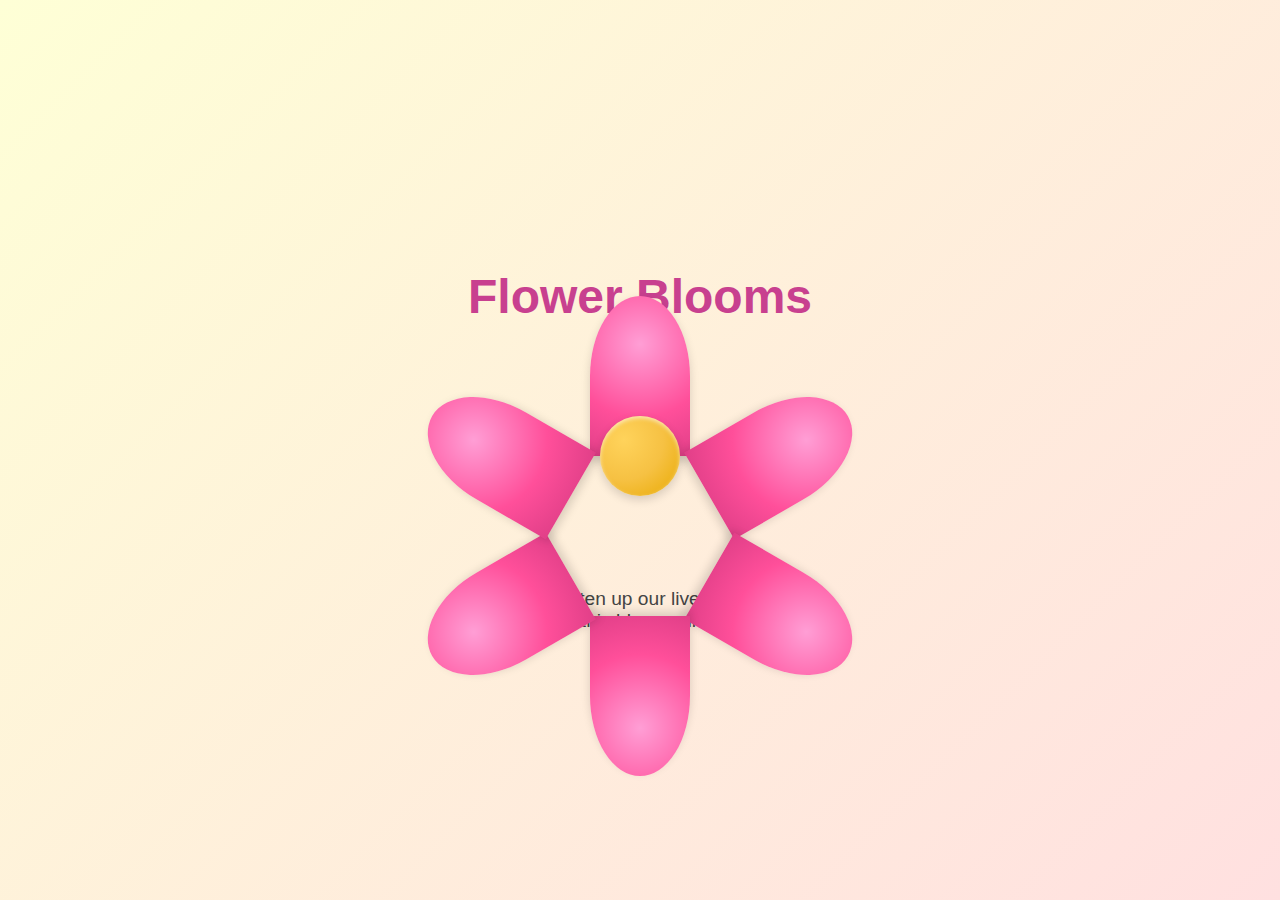
<file: index.html>
<!DOCTYPE html>
<html lang="en">
<head>
  <meta charset="UTF-8">
  <meta name="viewport" content="width=device-width, initial-scale=1.0">
  <title>Flower Blooms</title>
  <link rel="stylesheet" href="style.css">
</head>
<body>
  <div class="container">
    <h1 class="title">Flower Blooms</h1>

    <!-- Flower graphic assembled with CSS -->
    <div class="flower">
      <div class="petal one"></div>
      <div class="petal two"></div>
      <div class="petal three"></div>
      <div class="petal four"></div>
      <div class="petal five"></div>
      <div class="petal six"></div>
      <div class="center"></div>
    </div>

    <p>Flowers brighten up our lives in countless ways. Enjoy this blossoming animation!</p>
  </div>
</body>
</html>
</file>
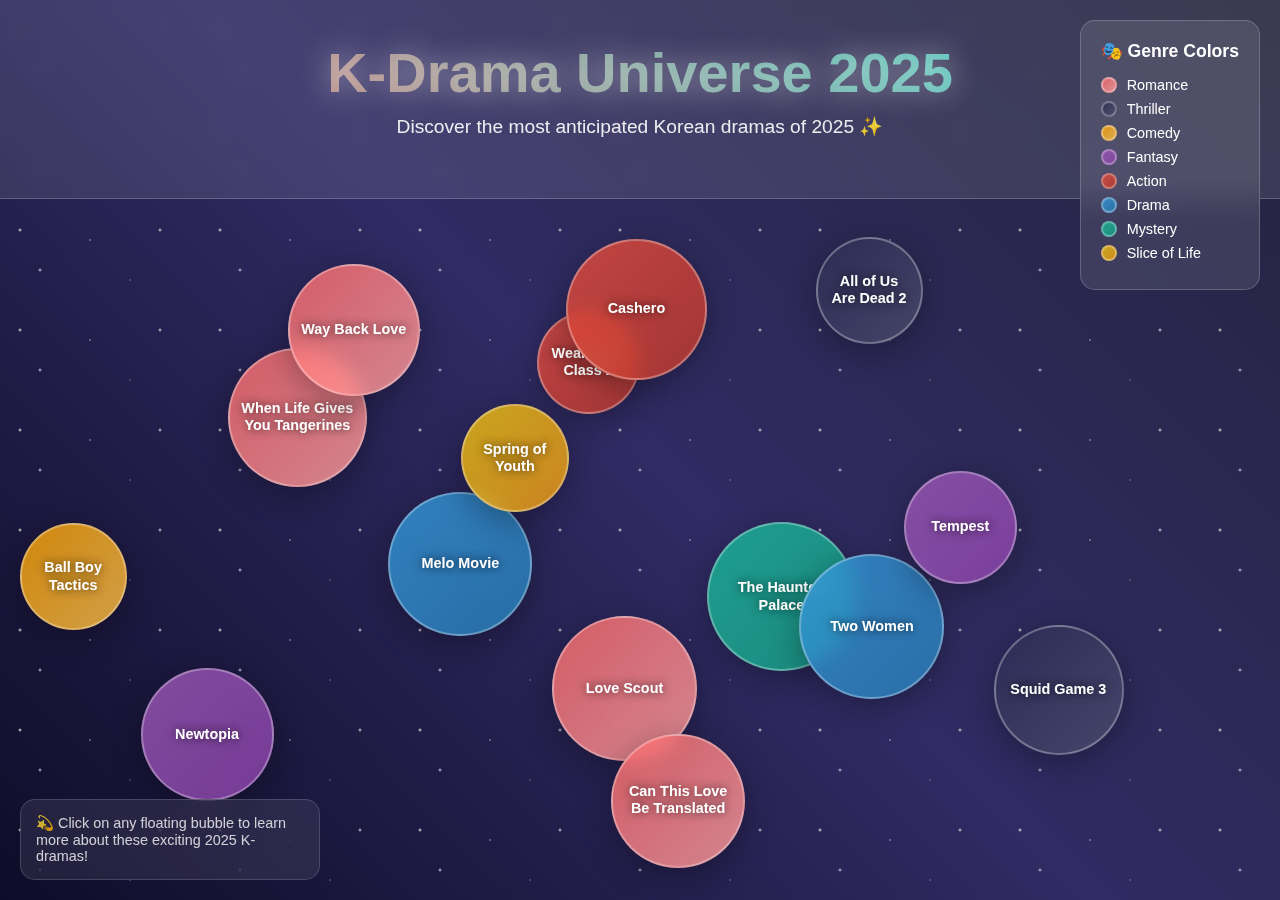
<file: k-drama-universe-2025.html>
<!DOCTYPE html>
<html lang="en">
<head>
    <meta charset="UTF-8">
    <meta name="viewport" content="width=device-width, initial-scale=1.0">
    <title>K-Drama Universe 2025 🌟</title>
    <style>
        * {
            margin: 0;
            padding: 0;
            box-sizing: border-box;
        }

        body {
            font-family: 'Segoe UI', Tahoma, Geneva, Verdana, sans-serif;
            background: linear-gradient(45deg, #0f0c29, #302b63, #24243e);
            min-height: 100vh;
            overflow-x: hidden;
            position: relative;
            color: white;
        }

        /* Starfield Background */
        body::before {
            content: '';
            position: fixed;
            top: 0;
            left: 0;
            width: 100%;
            height: 100%;
            background-image: 
                radial-gradient(2px 2px at 20px 30px, #eee, transparent),
                radial-gradient(2px 2px at 40px 70px, rgba(255,255,255,0.8), transparent),
                radial-gradient(1px 1px at 90px 40px, #fff, transparent),
                radial-gradient(1px 1px at 130px 80px, rgba(255,255,255,0.6), transparent),
                radial-gradient(2px 2px at 160px 30px, #ddd, transparent);
            background-repeat: repeat;
            background-size: 200px 100px;
            animation: sparkle 3s linear infinite;
            z-index: 1;
            pointer-events: none;
        }

        @keyframes sparkle {
            from { transform: translateY(0px); }
            to { transform: translateY(-100px); }
        }

        .header {
            position: relative;
            z-index: 10;
            text-align: center;
            padding: 40px 20px;
            background: rgba(255, 255, 255, 0.1);
            backdrop-filter: blur(10px);
            border-bottom: 1px solid rgba(255, 255, 255, 0.2);
        }

        .header h1 {
            font-size: 3.5em;
            background: linear-gradient(45deg, #ff6b6b, #4ecdc4, #45b7d1, #96ceb4, #ffeaa7);
            background-size: 400% 400%;
            -webkit-background-clip: text;
            -webkit-text-fill-color: transparent;
            animation: gradientText 4s ease infinite;
            margin-bottom: 10px;
            text-shadow: 0 0 30px rgba(255, 255, 255, 0.5);
        }

        @keyframes gradientText {
            0%, 100% { background-position: 0% 50%; }
            50% { background-position: 100% 50%; }
        }

        .subtitle {
            font-size: 1.2em;
            opacity: 0.9;
            margin-bottom: 20px;
        }

        .genre-legend {
            position: fixed;
            top: 20px;
            right: 20px;
            background: rgba(255, 255, 255, 0.1);
            backdrop-filter: blur(15px);
            border-radius: 15px;
            padding: 20px;
            border: 1px solid rgba(255, 255, 255, 0.2);
            z-index: 100;
            max-width: 250px;
        }

        .legend-title {
            font-size: 1.1em;
            font-weight: bold;
            margin-bottom: 15px;
            text-align: center;
        }

        .legend-item {
            display: flex;
            align-items: center;
            margin-bottom: 8px;
            font-size: 0.9em;
        }

        .legend-color {
            width: 16px;
            height: 16px;
            border-radius: 50%;
            margin-right: 10px;
            border: 2px solid rgba(255, 255, 255, 0.3);
        }

        .bubble-container {
            position: relative;
            z-index: 5;
            height: calc(100vh - 200px);
            overflow: hidden;
        }

        .bubble {
            position: absolute;
            border-radius: 50%;
            cursor: pointer;
            backdrop-filter: blur(10px);
            border: 2px solid rgba(255, 255, 255, 0.3);
            display: flex;
            align-items: center;
            justify-content: center;
            text-align: center;
            font-weight: bold;
            text-shadow: 0 0 10px rgba(0, 0, 0, 0.7);
            transition: all 0.3s ease;
            animation: float 6s ease-in-out infinite;
            box-shadow: 0 8px 32px rgba(0, 0, 0, 0.3);
        }

        .bubble:hover {
            transform: scale(1.1);
            box-shadow: 0 12px 40px rgba(255, 255, 255, 0.3);
            border-color: rgba(255, 255, 255, 0.6);
        }

        .bubble.clicked {
            animation: pulse 0.6s ease-out;
        }

        @keyframes pulse {
            0% { transform: scale(1); }
            50% { transform: scale(1.2); }
            100% { transform: scale(1); }
        }

        @keyframes float {
            0%, 100% { transform: translateY(0px) rotate(0deg); }
            33% { transform: translateY(-20px) rotate(120deg); }
            66% { transform: translateY(10px) rotate(240deg); }
        }

        .bubble-title {
            font-size: 0.9em;
            padding: 10px;
            line-height: 1.2;
        }

        /* Genre Colors */
        .romance { background: linear-gradient(135deg, rgba(255, 107, 107, 0.8), rgba(255, 158, 158, 0.8)); }
        .thriller { background: linear-gradient(135deg, rgba(44, 44, 84, 0.8), rgba(76, 76, 109, 0.8)); }
        .comedy { background: linear-gradient(135deg, rgba(255, 165, 0, 0.8), rgba(255, 193, 73, 0.8)); }
        .fantasy { background: linear-gradient(135deg, rgba(155, 89, 182, 0.8), rgba(142, 68, 173, 0.8)); }
        .action { background: linear-gradient(135deg, rgba(231, 76, 60, 0.8), rgba(192, 57, 43, 0.8)); }
        .drama { background: linear-gradient(135deg, rgba(52, 152, 219, 0.8), rgba(41, 128, 185, 0.8)); }
        .mystery { background: linear-gradient(135deg, rgba(26, 188, 156, 0.8), rgba(22, 160, 133, 0.8)); }
        .slice-of-life { background: linear-gradient(135deg, rgba(241, 196, 15, 0.8), rgba(243, 156, 18, 0.8)); }

        .modal {
            display: none;
            position: fixed;
            top: 0;
            left: 0;
            width: 100%;
            height: 100%;
            background: rgba(0, 0, 0, 0.8);
            z-index: 1000;
            backdrop-filter: blur(5px);
        }

        .modal-content {
            position: absolute;
            top: 50%;
            left: 50%;
            transform: translate(-50%, -50%);
            background: linear-gradient(135deg, rgba(255, 255, 255, 0.1), rgba(255, 255, 255, 0.05));
            backdrop-filter: blur(20px);
            border-radius: 20px;
            padding: 40px;
            max-width: 500px;
            width: 90%;
            border: 1px solid rgba(255, 255, 255, 0.2);
            box-shadow: 0 20px 60px rgba(0, 0, 0, 0.5);
            animation: modalAppear 0.3s ease-out;
        }

        @keyframes modalAppear {
            from { 
                opacity: 0; 
                transform: translate(-50%, -50%) scale(0.8); 
            }
            to { 
                opacity: 1; 
                transform: translate(-50%, -50%) scale(1); 
            }
        }

        .close-btn {
            position: absolute;
            top: 15px;
            right: 20px;
            font-size: 2em;
            cursor: pointer;
            color: rgba(255, 255, 255, 0.7);
            transition: color 0.3s ease;
        }

        .close-btn:hover {
            color: white;
        }

        .modal-title {
            font-size: 2em;
            margin-bottom: 15px;
            background: linear-gradient(45deg, #ff6b6b, #4ecdc4);
            -webkit-background-clip: text;
            -webkit-text-fill-color: transparent;
            font-weight: bold;
        }

        .modal-genre {
            display: inline-block;
            padding: 5px 15px;
            border-radius: 20px;
            font-size: 0.9em;
            margin-bottom: 15px;
            font-weight: bold;
        }

        .modal-description {
            line-height: 1.6;
            margin-bottom: 20px;
            opacity: 0.9;
        }

        .modal-details {
            display: grid;
            grid-template-columns: 1fr 1fr;
            gap: 15px;
            margin-top: 20px;
        }

        .detail-item {
            background: rgba(255, 255, 255, 0.1);
            padding: 10px 15px;
            border-radius: 10px;
            border: 1px solid rgba(255, 255, 255, 0.2);
        }

        .detail-label {
            font-weight: bold;
            font-size: 0.9em;
            opacity: 0.8;
            margin-bottom: 5px;
        }

        .detail-value {
            font-size: 1.1em;
        }

        @media (max-width: 768px) {
            .header h1 {
                font-size: 2.5em;
            }
            
            .genre-legend {
                position: relative;
                margin: 20px;
                max-width: none;
            }
            
            .bubble {
                min-width: 80px;
                min-height: 80px;
            }
            
            .bubble-title {
                font-size: 0.8em;
                padding: 5px;
            }
            
            .modal-content {
                padding: 30px 20px;
            }
            
            .modal-details {
                grid-template-columns: 1fr;
            }
        }

        .instructions {
            position: fixed;
            bottom: 20px;
            left: 20px;
            background: rgba(255, 255, 255, 0.1);
            backdrop-filter: blur(15px);
            border-radius: 15px;
            padding: 15px;
            border: 1px solid rgba(255, 255, 255, 0.2);
            z-index: 100;
            max-width: 300px;
            font-size: 0.9em;
            opacity: 0.8;
        }
    </style>
</head>
<body>
    <div class="header">
        <h1>K-Drama Universe 2025</h1>
        <p class="subtitle">Discover the most anticipated Korean dramas of 2025 ✨</p>
    </div>

    <div class="genre-legend">
        <div class="legend-title">🎭 Genre Colors</div>
        <div class="legend-item">
            <div class="legend-color romance"></div>
            <span>Romance</span>
        </div>
        <div class="legend-item">
            <div class="legend-color thriller"></div>
            <span>Thriller</span>
        </div>
        <div class="legend-item">
            <div class="legend-color comedy"></div>
            <span>Comedy</span>
        </div>
        <div class="legend-item">
            <div class="legend-color fantasy"></div>
            <span>Fantasy</span>
        </div>
        <div class="legend-item">
            <div class="legend-color action"></div>
            <span>Action</span>
        </div>
        <div class="legend-item">
            <div class="legend-color drama"></div>
            <span>Drama</span>
        </div>
        <div class="legend-item">
            <div class="legend-color mystery"></div>
            <span>Mystery</span>
        </div>
        <div class="legend-item">
            <div class="legend-color slice-of-life"></div>
            <span>Slice of Life</span>
        </div>
    </div>

    <div class="instructions">
        💫 Click on any floating bubble to learn more about these exciting 2025 K-dramas!
    </div>

    <div class="bubble-container" id="bubbleContainer">
        <!-- Bubbles will be generated by JavaScript -->
    </div>

    <div class="modal" id="modal">
        <div class="modal-content">
            <span class="close-btn" id="closeBtn">&times;</span>
            <h2 class="modal-title" id="modalTitle"></h2>
            <div class="modal-genre" id="modalGenre"></div>
            <p class="modal-description" id="modalDescription"></p>
            <div class="modal-details">
                <div class="detail-item">
                    <div class="detail-label">Network</div>
                    <div class="detail-value" id="modalNetwork"></div>
                </div>
                <div class="detail-item">
                    <div class="detail-label">Status</div>
                    <div class="detail-value" id="modalStatus"></div>
                </div>
            </div>
        </div>
    </div>

    <script>
        const dramas = [
            {
                title: "Squid Game 3",
                genre: "thriller",
                description: "The highly anticipated third season of the global phenomenon continues the deadly survival games with new twisted challenges and deeper exploration of human nature.",
                status: "Coming 2025",
                network: "Netflix"
            },
            {
                title: "When Life Gives You Tangerines",
                genre: "romance",
                description: "A heartwarming romantic comedy about a citrus farmer who finds unexpected love when a city marketing executive comes to help save their family farm.",
                status: "Coming 2025",
                network: "Netflix"
            },
            {
                title: "Weak Hero Class 2",
                genre: "action",
                description: "The sequel to the hit series follows new students facing intense school violence and bullying, with more intense action sequences and character development.",
                status: "Coming 2025",
                network: "Wavve"
            },
            {
                title: "The Haunted Palace",
                genre: "mystery",
                description: "A supernatural mystery thriller about paranormal investigators uncovering dark secrets in an ancient Korean palace with a haunted past.",
                status: "Coming 2025",
                network: "MBC"
            },
            {
                title: "Way Back Love",
                genre: "romance",
                description: "A nostalgic romance drama about childhood sweethearts who reunite after 20 years and must navigate their complicated past and present feelings.",
                status: "Coming 2025",
                network: "tvN"
            },
            {
                title: "Melo Movie",
                genre: "drama",
                description: "A meta-drama about actors filming a melodrama who begin to blur the lines between their on-screen and real-life relationships.",
                status: "Coming 2025",
                network: "JTBC"
            },
            {
                title: "Love Scout",
                genre: "romance",
                description: "A unique romance about a talent scout for a dating agency who helps others find love but struggles with their own romantic life.",
                status: "Coming 2025",
                network: "SBS"
            },
            {
                title: "Two Women",
                genre: "drama",
                description: "A powerful drama exploring the complex friendship and rivalry between two ambitious women in the corporate world, tackling themes of success and betrayal.",
                status: "Coming 2025",
                network: "tvN"
            },
            {
                title: "Can This Love Be Translated",
                genre: "romance",
                description: "A charming romantic comedy about a Korean-American translator who returns to Seoul and falls for a bestselling author whose works she translates.",
                status: "Coming 2025",
                network: "Netflix"
            },
            {
                title: "Spring of Youth",
                genre: "slice-of-life",
                description: "A coming-of-age slice-of-life drama following high school students as they navigate friendship, first love, and the pressures of academic life.",
                status: "Coming 2025",
                network: "KBS"
            },
            {
                title: "Ball Boy Tactics",
                genre: "comedy",
                description: "A hilarious sports comedy about an underdog tennis team and their ingenious ball boy whose unconventional strategies lead them to unexpected victories.",
                status: "Coming 2025",
                network: "OCN"
            },
            {
                title: "Newtopia",
                genre: "fantasy",
                description: "A fantasy romance about a woman who discovers a parallel utopian world where she must choose between her perfect life there and her imperfect reality.",
                status: "Coming 2025",
                network: "Coupang Play"
            },
            {
                title: "Tempest",
                genre: "fantasy",
                description: "An epic fantasy historical drama about ancient Korean shamans with supernatural powers who must protect the kingdom from dark mystical forces.",
                status: "Coming 2025",
                network: "MBC"
            },
            {
                title: "Cashero",
                genre: "action",
                description: "A superhero action comedy about an ordinary convenience store worker who gains superpowers and becomes an unlikely hero fighting corporate corruption.",
                status: "Coming 2025",
                network: "Netflix"
            },
            {
                title: "All of Us Are Dead 2",
                genre: "thriller",
                description: "The zombie apocalypse continues in this thrilling sequel as survivors face new threats and the mystery behind the outbreak deepens.",
                status: "Coming 2025",
                network: "Netflix"
            }
        ];

        function getRandomPosition() {
            const container = document.getElementById('bubbleContainer');
            const containerWidth = container.offsetWidth;
            const containerHeight = container.offsetHeight;
            
            return {
                x: Math.random() * (containerWidth - 150),
                y: Math.random() * (containerHeight - 150)
            };
        }

        function getRandomSize() {
            return Math.random() * 50 + 100; // Between 100px and 150px
        }

        function createBubble(drama, index) {
            const bubble = document.createElement('div');
            bubble.className = `bubble ${drama.genre}`;
            
            const position = getRandomPosition();
            const size = getRandomSize();
            
            bubble.style.left = position.x + 'px';
            bubble.style.top = position.y + 'px';
            bubble.style.width = size + 'px';
            bubble.style.height = size + 'px';
            bubble.style.animationDelay = (index * 0.2) + 's';
            
            bubble.innerHTML = `<div class="bubble-title">${drama.title}</div>`;
            
            bubble.addEventListener('click', () => {
                bubble.classList.add('clicked');
                setTimeout(() => bubble.classList.remove('clicked'), 600);
                showModal(drama);
            });
            
            return bubble;
        }

        function showModal(drama) {
            const modal = document.getElementById('modal');
            document.getElementById('modalTitle').textContent = drama.title;
            document.getElementById('modalGenre').textContent = drama.genre.charAt(0).toUpperCase() + drama.genre.slice(1);
            document.getElementById('modalGenre').className = `modal-genre ${drama.genre}`;
            document.getElementById('modalDescription').textContent = drama.description;
            document.getElementById('modalNetwork').textContent = drama.network;
            document.getElementById('modalStatus').textContent = drama.status;
            
            modal.style.display = 'block';
            document.body.style.overflow = 'hidden';
        }

        function closeModal() {
            const modal = document.getElementById('modal');
            modal.style.display = 'none';
            document.body.style.overflow = 'auto';
        }

        function initializeBubbles() {
            const container = document.getElementById('bubbleContainer');
            dramas.forEach((drama, index) => {
                const bubble = createBubble(drama, index);
                container.appendChild(bubble);
            });
        }

        // Event listeners
        document.getElementById('closeBtn').addEventListener('click', closeModal);
        document.getElementById('modal').addEventListener('click', (e) => {
            if (e.target.id === 'modal') {
                closeModal();
            }
        });

        document.addEventListener('keydown', (e) => {
            if (e.key === 'Escape') {
                closeModal();
            }
        });

        // Handle window resize
        window.addEventListener('resize', () => {
            const container = document.getElementById('bubbleContainer');
            const bubbles = container.querySelectorAll('.bubble');
            
            bubbles.forEach(bubble => {
                const position = getRandomPosition();
                bubble.style.left = position.x + 'px';
                bubble.style.top = position.y + 'px';
            });
        });

        // Initialize the app
        document.addEventListener('DOMContentLoaded', () => {
            initializeBubbles();
        });

        // Add floating animation variants
        function addRandomAnimations() {
            const bubbles = document.querySelectorAll('.bubble');
            bubbles.forEach((bubble, index) => {
                const duration = 4 + Math.random() * 4; // 4-8 seconds
                const delay = Math.random() * 2; // 0-2 seconds delay
                bubble.style.animationDuration = duration + 's';
                bubble.style.animationDelay = delay + 's';
            });
        }

        // Call after bubbles are created
        setTimeout(addRandomAnimations, 100);
    </script>
</body>
</html>
</file>
<file: style.css>
/* Reset & base ---------------------------------------------------- */
* {
  box-sizing: border-box;
  margin: 0;
  padding: 0;
}

body {
  display: flex;
  justify-content: center;
  align-items: center;
  min-height: 100vh;
  background: linear-gradient(135deg, #feffd6, #ffe0e0);
  font-family: 'Segoe UI', Roboto, sans-serif;
  color: #444;
}

.container {
  text-align: center;
}

/* Typography ------------------------------------------------------ */
.title {
  font-size: 3rem;
  color: #c8408f;
  margin-bottom: 2rem;
  font-weight: 600;
}

p {
  font-size: 1.2rem;
  max-width: 400px;
  margin: 0 auto;
}

/* Flower graphic -------------------------------------------------- */
.flower {
  position: relative;
  width: 200px;
  height: 200px;
  margin: 0 auto 2rem;
  animation: spin 30s linear infinite;
}

.petal {
  position: absolute;
  top: 50%;
  left: 50%;
  width: 100px;
  height: 160px;
  margin: -80px 0 0 -50px;
  background: radial-gradient(circle at 50% 30%, #ff9ed5 0%, #ff4f9a 60%, #e13f88 100%);
  border-radius: 50% 50% 0 0;
  transform-origin: 50% 100%;
  box-shadow: 0 4px 10px rgba(0, 0, 0, 0.15);
}

.petal.one  { transform: rotate(  0deg) translateY(-80px); }
.petal.two  { transform: rotate( 60deg) translateY(-80px); }
.petal.three{ transform: rotate(120deg) translateY(-80px); }
.petal.four { transform: rotate(180deg) translateY(-80px); }
.petal.five { transform: rotate(240deg) translateY(-80px); }
.petal.six  { transform: rotate(300deg) translateY(-80px); }

.center {
  position: absolute;
  top: 50%;
  left: 50%;
  width: 80px;
  height: 80px;
  margin: -40px 0 0 -40px;
  background: radial-gradient(circle at 30% 30%, #ffd35b 0%, #f6c143 50%, #e8a900 100%);
  border-radius: 50%;
  box-shadow: inset 0 2px 4px rgba(255, 255, 255, 0.6), 0 4px 10px rgba(0, 0, 0, 0.15);
}

/* Animation ------------------------------------------------------- */
@keyframes spin {
  to { transform: rotate(360deg); }
}
</file>
